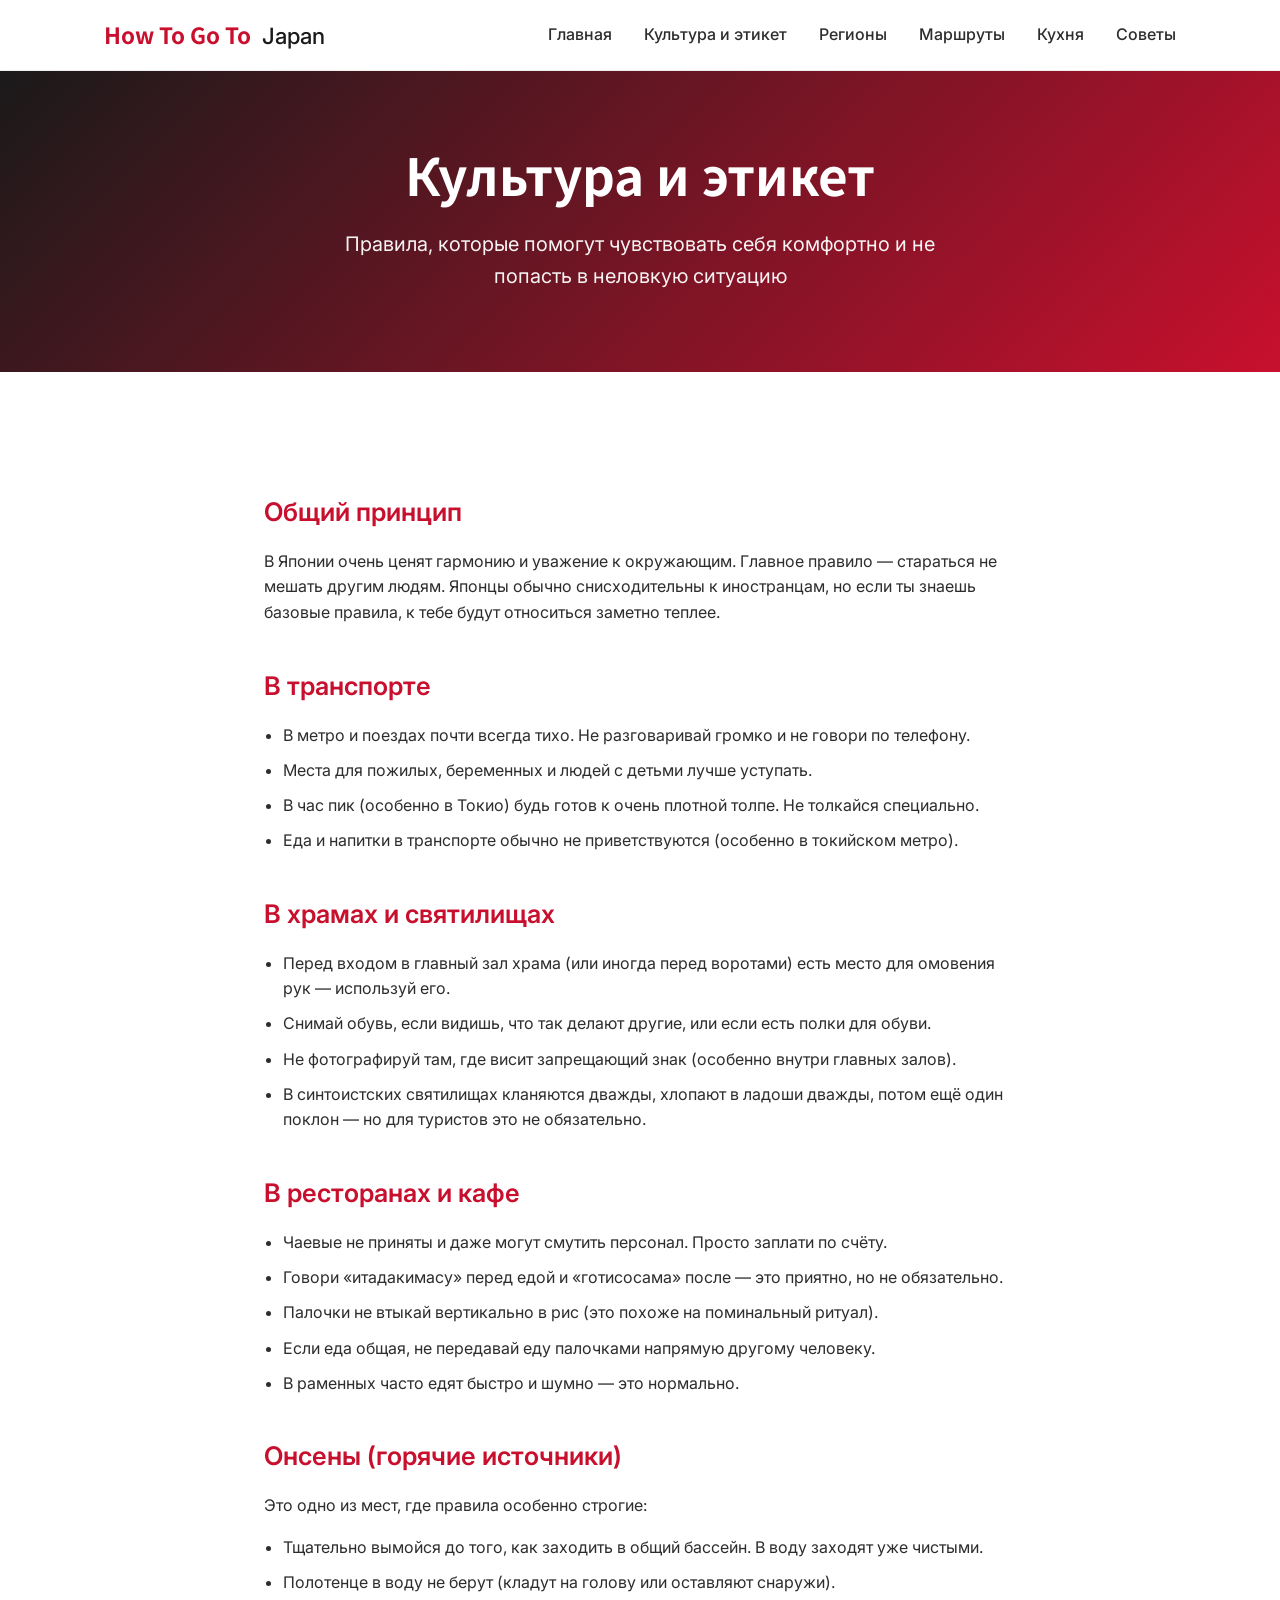
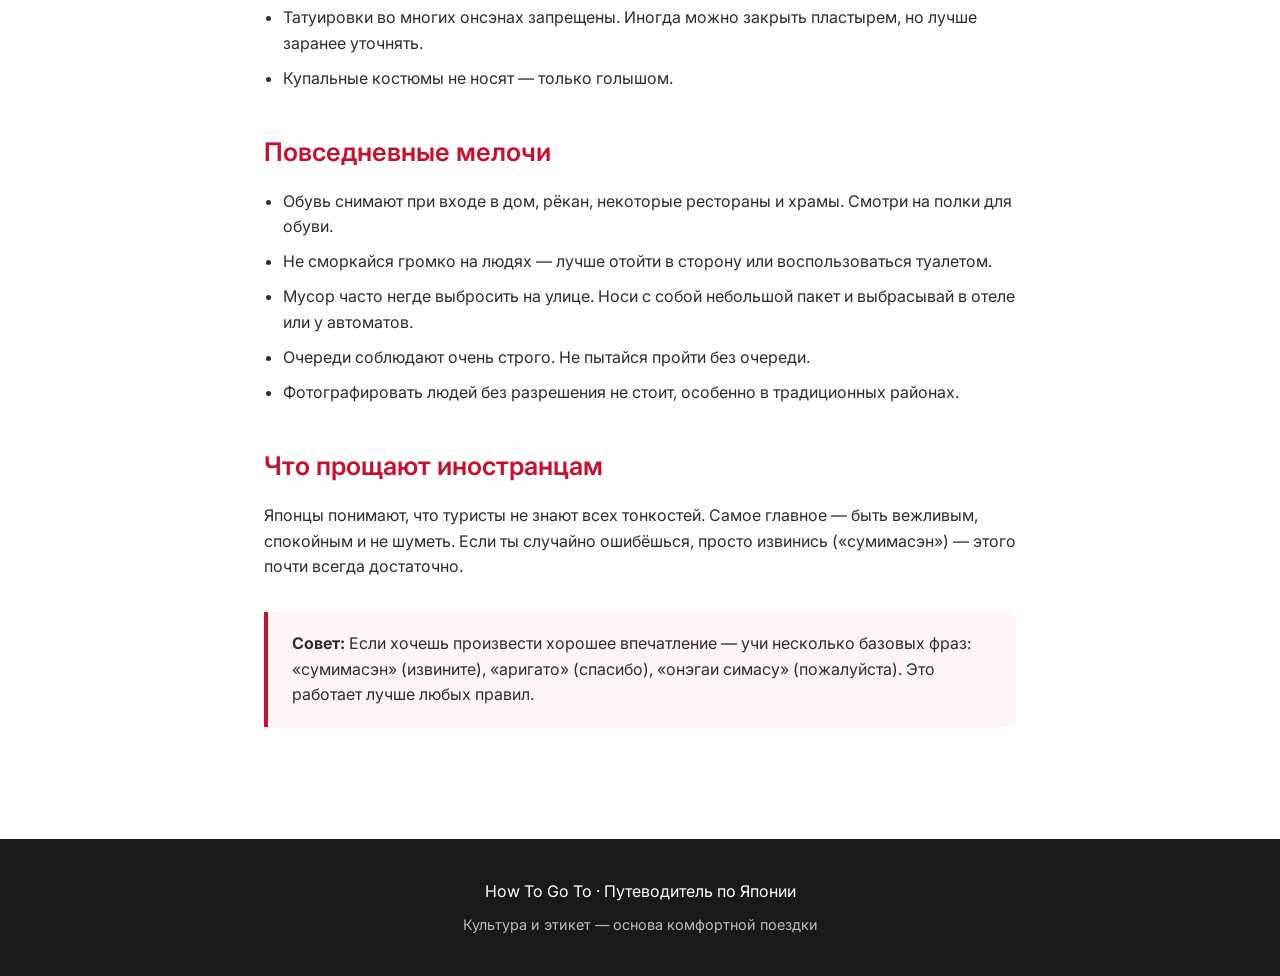
<file: culture.html>
<!DOCTYPE html>
<html lang="ru">
<head>
  <meta charset="UTF-8">
  <meta name="viewport" content="width=device-width, initial-scale=1.0">
  <title>Культура и этикет в Японии | How To Go To</title>
  <meta name="description" content="Правила поведения, этикет и культурные особенности Японии для иностранцев. Что нужно знать, чтобы не попасть в неловкую ситуацию.">
  <link rel="stylesheet" href="css/style.css">
  <link rel="stylesheet" href="css/pages.css">
  <link rel="preconnect" href="https://fonts.googleapis.com">
  <link rel="preconnect" href="https://fonts.gstatic.com" crossorigin>
  <link href="https://fonts.googleapis.com/css2?family=Noto+Sans+JP:wght@300;400;500;700&family=Inter:wght@300;400;500;600;700&display=swap" rel="stylesheet">
</head>
<body>
  <header class="header">
    <nav class="nav container">
      <a href="index.html" class="logo">How To Go To <span>Japan</span></a>
      <ul class="nav-links">
        <li><a href="index.html">Главная</a></li>
        <li><a href="culture.html">Культура и этикет</a></li>
        <li><a href="regions.html">Регионы</a></li>
        <li><a href="itineraries.html">Маршруты</a></li>
        <li><a href="food.html">Кухня</a></li>
        <li><a href="tips.html">Советы</a></li>
      </ul>
      <button class="menu-toggle" aria-label="Меню">☰</button>
    </nav>
  </header>

  <main class="page-content">
    <section class="page-hero">
      <div class="container">
        <h1>Культура и этикет</h1>
        <p class="hero-subtitle">Правила, которые помогут чувствовать себя комфортно и не попасть в неловкую ситуацию</p>
      </div>
    </section>

    <section class="section">
      <div class="container content">
        <h2>Общий принцип</h2>
        <p>В Японии очень ценят гармонию и уважение к окружающим. Главное правило — стараться не мешать другим людям. Японцы обычно снисходительны к иностранцам, но если ты знаешь базовые правила, к тебе будут относиться заметно теплее.</p>

        <h2>В транспорте</h2>
        <ul>
          <li>В метро и поездах почти всегда тихо. Не разговаривай громко и не говори по телефону.</li>
          <li>Места для пожилых, беременных и людей с детьми лучше уступать.</li>
          <li>В час пик (особенно в Токио) будь готов к очень плотной толпе. Не толкайся специально.</li>
          <li>Еда и напитки в транспорте обычно не приветствуются (особенно в токийском метро).</li>
        </ul>

        <h2>В храмах и святилищах</h2>
        <ul>
          <li>Перед входом в главный зал храма (или иногда перед воротами) есть место для омовения рук — используй его.</li>
          <li>Снимай обувь, если видишь, что так делают другие, или если есть полки для обуви.</li>
          <li>Не фотографируй там, где висит запрещающий знак (особенно внутри главных залов).</li>
          <li>В синтоистских святилищах кланяются дважды, хлопают в ладоши дважды, потом ещё один поклон — но для туристов это не обязательно.</li>
        </ul>

        <h2>В ресторанах и кафе</h2>
        <ul>
          <li>Чаевые не приняты и даже могут смутить персонал. Просто заплати по счёту.</li>
          <li>Говори «итадакимасу» перед едой и «готисосама» после — это приятно, но не обязательно.</li>
          <li>Палочки не втыкай вертикально в рис (это похоже на поминальный ритуал).</li>
          <li>Если еда общая, не передавай еду палочками напрямую другому человеку.</li>
          <li>В раменных часто едят быстро и шумно — это нормально.</li>
        </ul>

        <h2>Онсены (горячие источники)</h2>
        <p>Это одно из мест, где правила особенно строгие:</p>
        <ul>
          <li>Тщательно вымойся до того, как заходить в общий бассейн. В воду заходят уже чистыми.</li>
          <li>Полотенце в воду не берут (кладут на голову или оставляют снаружи).</li>
          <li>Татуировки во многих онсэнах запрещены. Иногда можно закрыть пластырем, но лучше заранее уточнять.</li>
          <li>Купальные костюмы не носят — только голышом.</li>
        </ul>

        <h2>Повседневные мелочи</h2>
        <ul>
          <li>Обувь снимают при входе в дом, рёкан, некоторые рестораны и храмы. Смотри на полки для обуви.</li>
          <li>Не сморкайся громко на людях — лучше отойти в сторону или воспользоваться туалетом.</li>
          <li>Мусор часто негде выбросить на улице. Носи с собой небольшой пакет и выбрасывай в отеле или у автоматов.</li>
          <li>Очереди соблюдают очень строго. Не пытайся пройти без очереди.</li>
          <li>Фотографировать людей без разрешения не стоит, особенно в традиционных районах.</li>
        </ul>

        <h2>Что прощают иностранцам</h2>
        <p>Японцы понимают, что туристы не знают всех тонкостей. Самое главное — быть вежливым, спокойным и не шуметь. Если ты случайно ошибёшься, просто извинись («сумимасэн») — этого почти всегда достаточно.</p>

        <div class="callout">
          <strong>Совет:</strong> Если хочешь произвести хорошее впечатление — учи несколько базовых фраз: «сумимасэн» (извините), «аригато» (спасибо), «онэгаи симасу» (пожалуйста). Это работает лучше любых правил.
        </div>
      </div>
    </section>
  </main>

  <footer class="footer">
    <div class="container">
      <p>How To Go To · Путеводитель по Японии</p>
      <p class="small">Культура и этикет — основа комфортной поездки</p>
    </div>
  </footer>

  <script src="js/main.js"></script>
</body>
</html>
</file>
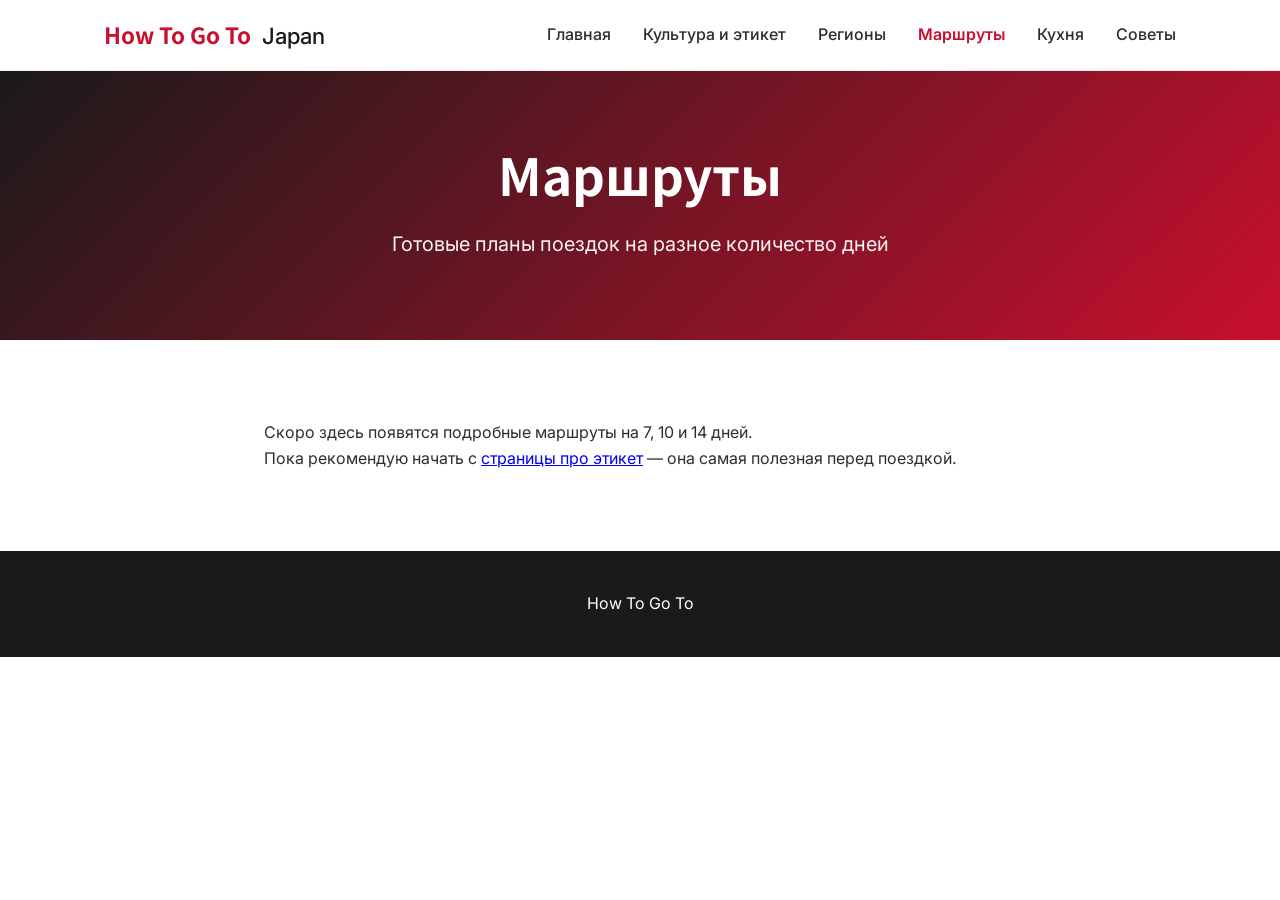
<file: itineraries.html>
<!DOCTYPE html>
<html lang="ru">
<head>
  <meta charset="UTF-8">
  <meta name="viewport" content="width=device-width, initial-scale=1.0">
  <title>Маршруты по Японии | How To Go To</title>
  <link rel="stylesheet" href="css/style.css">
  <link rel="stylesheet" href="css/pages.css">
  <link href="https://fonts.googleapis.com/css2?family=Noto+Sans+JP:wght@300;400;500;700&family=Inter:wght@300;400;500;600;700&display=swap" rel="stylesheet">
</head>
<body>
  <header class="header">
    <nav class="nav container">
      <a href="index.html" class="logo">How To Go To <span>Japan</span></a>
      <ul class="nav-links">
        <li><a href="index.html">Главная</a></li>
        <li><a href="culture.html">Культура и этикет</a></li>
        <li><a href="regions.html">Регионы</a></li>
        <li><a href="itineraries.html" class="active">Маршруты</a></li>
        <li><a href="food.html">Кухня</a></li>
        <li><a href="tips.html">Советы</a></li>
      </ul>
      <button class="menu-toggle" aria-label="Меню">☰</button>
    </nav>
  </header>

  <main class="page-content">
    <section class="page-hero">
      <div class="container">
        <h1>Маршруты</h1>
        <p class="hero-subtitle">Готовые планы поездок на разное количество дней</p>
      </div>
    </section>
    <section class="section">
      <div class="container content">
        <p>Скоро здесь появятся подробные маршруты на 7, 10 и 14 дней.</p>
        <p>Пока рекомендую начать с <a href="culture.html">страницы про этикет</a> — она самая полезная перед поездкой.</p>
      </div>
    </section>
  </main>

  <footer class="footer">
    <div class="container"><p>How To Go To</p></div>
  </footer>
  <script src="js/main.js"></script>
</body>
</html>
</file>
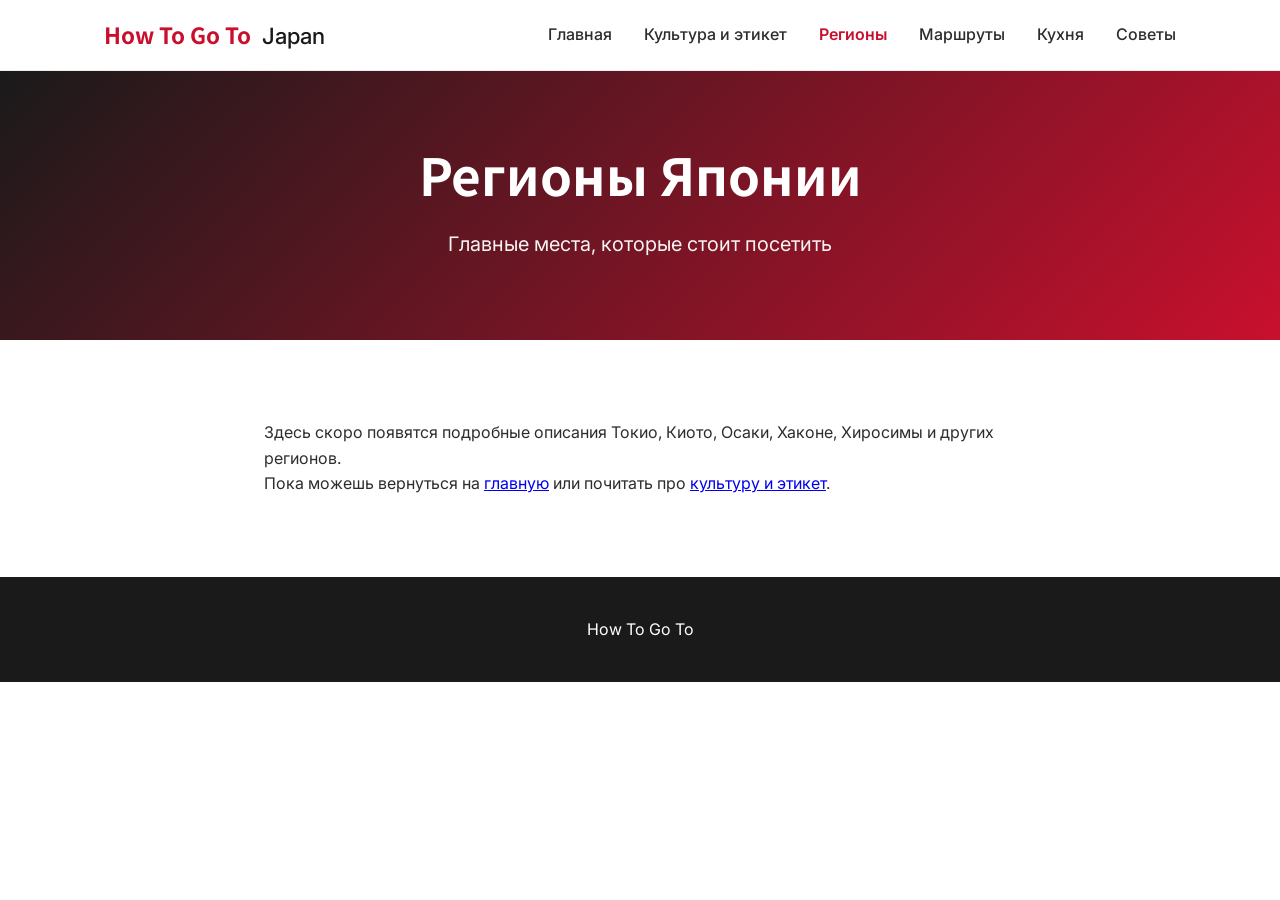
<file: regions.html>
<!DOCTYPE html>
<html lang="ru">
<head>
  <meta charset="UTF-8">
  <meta name="viewport" content="width=device-width, initial-scale=1.0">
  <title>Регионы Японии | How To Go To</title>
  <link rel="stylesheet" href="css/style.css">
  <link rel="stylesheet" href="css/pages.css">
  <link href="https://fonts.googleapis.com/css2?family=Noto+Sans+JP:wght@300;400;500;700&family=Inter:wght@300;400;500;600;700&display=swap" rel="stylesheet">
</head>
<body>
  <header class="header">
    <nav class="nav container">
      <a href="index.html" class="logo">How To Go To <span>Japan</span></a>
      <ul class="nav-links">
        <li><a href="index.html">Главная</a></li>
        <li><a href="culture.html">Культура и этикет</a></li>
        <li><a href="regions.html" class="active">Регионы</a></li>
        <li><a href="itineraries.html">Маршруты</a></li>
        <li><a href="food.html">Кухня</a></li>
        <li><a href="tips.html">Советы</a></li>
      </ul>
      <button class="menu-toggle" aria-label="Меню">☰</button>
    </nav>
  </header>

  <main class="page-content">
    <section class="page-hero">
      <div class="container">
        <h1>Регионы Японии</h1>
        <p class="hero-subtitle">Главные места, которые стоит посетить</p>
      </div>
    </section>
    <section class="section">
      <div class="container content">
        <p>Здесь скоро появятся подробные описания Токио, Киото, Осаки, Хаконе, Хиросимы и других регионов.</p>
        <p>Пока можешь вернуться на <a href="index.html">главную</a> или почитать про <a href="culture.html">культуру и этикет</a>.</p>
      </div>
    </section>
  </main>

  <footer class="footer">
    <div class="container">
      <p>How To Go To</p>
    </div>
  </footer>
  <script src="js/main.js"></script>
</body>
</html>
</file>
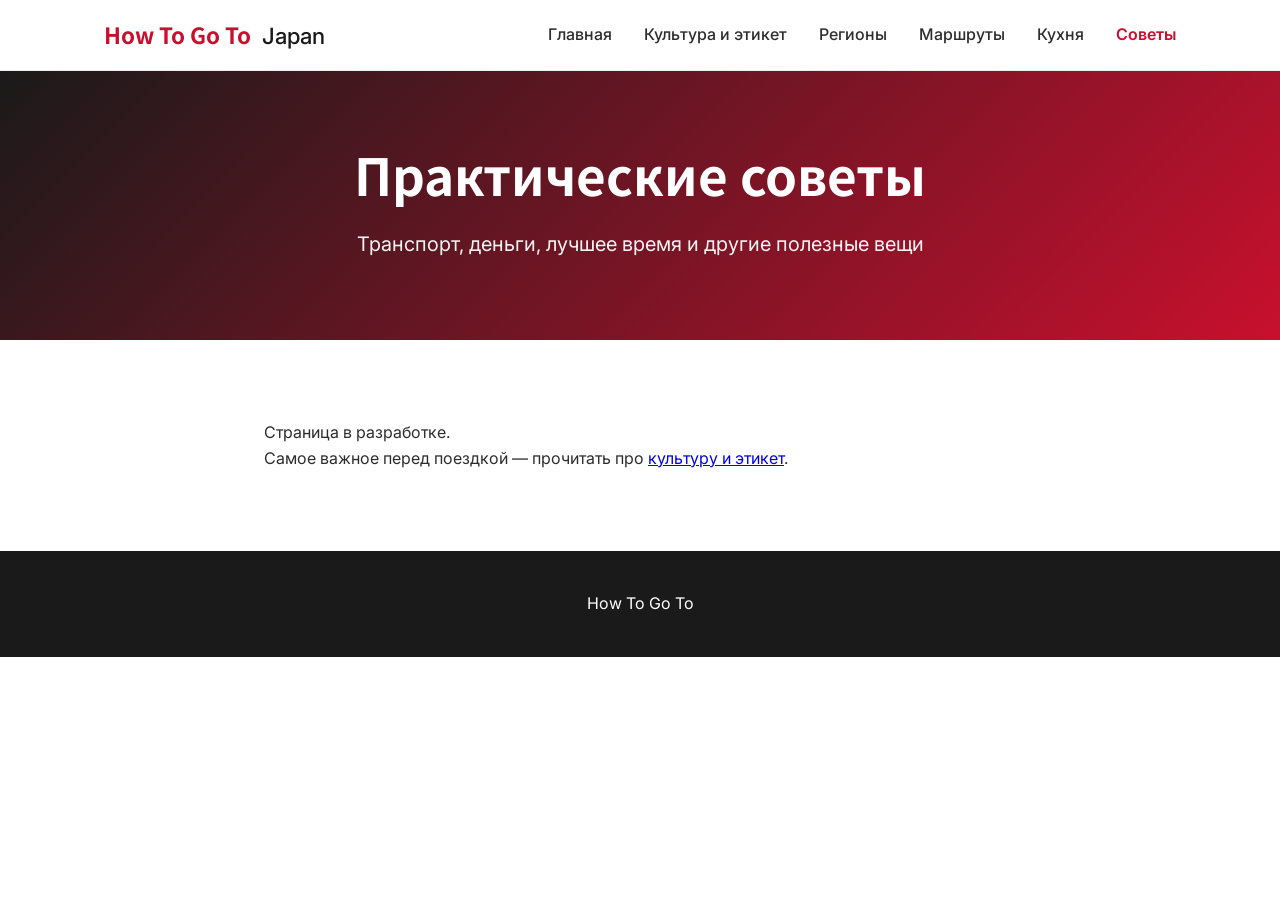
<file: tips.html>
<!DOCTYPE html>
<html lang="ru">
<head>
  <meta charset="UTF-8">
  <meta name="viewport" content="width=device-width, initial-scale=1.0">
  <title>Практические советы | How To Go To</title>
  <link rel="stylesheet" href="css/style.css">
  <link rel="stylesheet" href="css/pages.css">
  <link href="https://fonts.googleapis.com/css2?family=Noto+Sans+JP:wght@300;400;500;700&family=Inter:wght@300;400;500;600;700&display=swap" rel="stylesheet">
</head>
<body>
  <header class="header">
    <nav class="nav container">
      <a href="index.html" class="logo">How To Go To <span>Japan</span></a>
      <ul class="nav-links">
        <li><a href="index.html">Главная</a></li>
        <li><a href="culture.html">Культура и этикет</a></li>
        <li><a href="regions.html">Регионы</a></li>
        <li><a href="itineraries.html">Маршруты</a></li>
        <li><a href="food.html">Кухня</a></li>
        <li><a href="tips.html" class="active">Советы</a></li>
      </ul>
      <button class="menu-toggle" aria-label="Меню">☰</button>
    </nav>
  </header>

  <main class="page-content">
    <section class="page-hero">
      <div class="container">
        <h1>Практические советы</h1>
        <p class="hero-subtitle">Транспорт, деньги, лучшее время и другие полезные вещи</p>
      </div>
    </section>
    <section class="section">
      <div class="container content">
        <p>Страница в разработке.</p>
        <p>Самое важное перед поездкой — прочитать про <a href="culture.html">культуру и этикет</a>.</p>
      </div>
    </section>
  </main>

  <footer class="footer">
    <div class="container"><p>How To Go To</p></div>
  </footer>
  <script src="js/main.js"></script>
</body>
</html>
</file>
<file: css/style.css>
:root {
  --color-primary: #c8102e;
  --color-primary-dark: #a00d25;
  --color-dark: #1a1a1a;
  --color-text: #2d2d2d;
  --color-light: #faf8f6;
  --color-white: #ffffff;
  --color-accent: #d4a574;
  --font-sans: 'Inter', system-ui, sans-serif;
  --font-jp: 'Noto Sans JP', sans-serif;
  --shadow: 0 4px 20px rgba(0,0,0,0.08);
  --radius: 12px;
}

* {
  margin: 0;
  padding: 0;
  box-sizing: border-box;
}

html {
  scroll-behavior: smooth;
}

body {
  font-family: var(--font-sans);
  color: var(--color-text);
  line-height: 1.6;
  background: var(--color-white);
}

.container {
  max-width: 1120px;
  margin: 0 auto;
  padding: 0 1.5rem;
}

/* Header */
.header {
  position: fixed;
  top: 0;
  left: 0;
  right: 0;
  background: rgba(255,255,255,0.95);
  backdrop-filter: blur(10px);
  z-index: 100;
  border-bottom: 1px solid #eee;
}

.nav {
  display: flex;
  justify-content: space-between;
  align-items: center;
  height: 70px;
}

.logo {
  font-family: var(--font-jp);
  font-size: 1.4rem;
  font-weight: 700;
  color: var(--color-primary);
  text-decoration: none;
}

.logo span {
  font-family: var(--font-sans);
  font-weight: 500;
  color: var(--color-dark);
  margin-left: 0.4rem;
}

.nav-links {
  display: flex;
  list-style: none;
  gap: 2rem;
}

.nav-links a {
  text-decoration: none;
  color: var(--color-text);
  font-weight: 500;
  transition: color 0.2s;
}

.nav-links a:hover {
  color: var(--color-primary);
}

.menu-toggle {
  display: none;
  background: none;
  border: none;
  font-size: 1.5rem;
  cursor: pointer;
}

/* Hero */
.hero {
  position: relative;
  height: 100vh;
  min-height: 600px;
  display: flex;
  align-items: center;
  color: white;
  text-align: center;
  margin-top: 70px;
}

.hero-bg {
  position: absolute;
  inset: 0;
  background: url('../images/fuji.jpg') center/cover no-repeat;
  filter: brightness(0.55);
  z-index: -1;
}

.hero-content h1 {
  font-size: clamp(2.8rem, 6vw, 4.5rem);
  font-weight: 700;
  margin-bottom: 1rem;
  font-family: var(--font-jp);
}

.hero-subtitle {
  font-size: 1.25rem;
  max-width: 600px;
  margin: 0 auto 2rem;
  opacity: 0.95;
}

.btn {
  display: inline-block;
  padding: 0.9rem 2rem;
  border-radius: 50px;
  text-decoration: none;
  font-weight: 600;
  transition: all 0.2s;
}

.btn-primary {
  background: var(--color-primary);
  color: white;
}

.btn-primary:hover {
  background: var(--color-primary-dark);
  transform: translateY(-2px);
}

/* Sections */
.section {
  padding: 5rem 0;
}

.bg-light {
  background: var(--color-light);
}

h2 {
  font-size: 2.2rem;
  margin-bottom: 1.5rem;
  text-align: center;
  font-weight: 600;
}

.lead {
  font-size: 1.15rem;
  max-width: 800px;
  margin: 0 auto 2.5rem;
  text-align: center;
}

.stats {
  display: grid;
  grid-template-columns: repeat(auto-fit, minmax(150px, 1fr));
  gap: 2rem;
  text-align: center;
  margin-top: 2rem;
}

.stat strong {
  display: block;
  font-size: 2.2rem;
  color: var(--color-primary);
  font-weight: 700;
}

/* Cards */
.cards {
  display: grid;
  grid-template-columns: repeat(auto-fit, minmax(300px, 1fr));
  gap: 2rem;
  margin-top: 2rem;
}

.card {
  background: white;
  border-radius: var(--radius);
  overflow: hidden;
  box-shadow: var(--shadow);
  transition: transform 0.3s;
}

.card:hover {
  transform: translateY(-8px);
}

.card img {
  width: 100%;
  height: 220px;
  object-fit: cover;
}

.card-body {
  padding: 1.5rem;
}

.card-body h3 {
  margin-bottom: 0.75rem;
  font-size: 1.4rem;
}

.note {
  text-align: center;
  margin-top: 2rem;
  color: #666;
  font-style: italic;
}

/* Itineraries */
.itinerary-grid {
  display: grid;
  grid-template-columns: repeat(auto-fit, minmax(320px, 1fr));
  gap: 2rem;
}

.itinerary {
  background: white;
  padding: 1.8rem;
  border-radius: var(--radius);
  box-shadow: var(--shadow);
}

.itinerary h3 {
  margin-bottom: 1rem;
  color: var(--color-primary);
}

.itinerary ul {
  padding-left: 1.2rem;
}

.itinerary li {
  margin-bottom: 0.6rem;
}

/* Food */
.food-layout {
  display: grid;
  grid-template-columns: 1fr 1fr;
  gap: 3rem;
  align-items: center;
}

.food-img {
  width: 100%;
  border-radius: var(--radius);
  box-shadow: var(--shadow);
}

.food-list {
  list-style: none;
  margin-bottom: 1.5rem;
}

.food-list li {
  margin-bottom: 0.8rem;
  padding-left: 0;
}

/* Tips */
.tips-grid {
  display: grid;
  grid-template-columns: repeat(auto-fit, minmax(240px, 1fr));
  gap: 1.5rem;
}

.tip {
  background: white;
  padding: 1.5rem;
  border-radius: var(--radius);
  box-shadow: var(--shadow);
}

.tip h3 {
  margin-bottom: 0.75rem;
  color: var(--color-primary);
}

.text-center {
  text-align: center;
}

/* Footer */
.footer {
  background: var(--color-dark);
  color: white;
  text-align: center;
  padding: 2.5rem 0;
}

.footer .small {
  opacity: 0.7;
  font-size: 0.9rem;
  margin-top: 0.5rem;
}

/* Responsive */
@media (max-width: 768px) {
  .nav-links {
    display: none;
    position: absolute;
    top: 70px;
    left: 0;
    right: 0;
    background: white;
    flex-direction: column;
    padding: 1rem;
    border-bottom: 1px solid #eee;
  }

  .nav-links.active {
    display: flex;
  }

  .menu-toggle {
    display: block;
  }

  .food-layout {
    grid-template-columns: 1fr;
  }

  .hero {
    height: 80vh;
  }
}
</file>
<file: css/pages.css>
/* Дополнительные стили для внутренних страниц */
.page-content {
  margin-top: 70px;
}

.page-hero {
  background: linear-gradient(135deg, #1a1a1a 0%, #c8102e 100%);
  color: white;
  padding: 4rem 0 3rem;
  text-align: center;
}

.page-hero h1 {
  font-size: clamp(2.2rem, 5vw, 3.2rem);
  margin-bottom: 0.75rem;
  font-family: 'Noto Sans JP', sans-serif;
}

.content {
  max-width: 800px;
}

.content h2 {
  text-align: left;
  margin: 2.5rem 0 1rem;
  font-size: 1.6rem;
  color: var(--color-primary);
}

.content ul {
  margin: 1rem 0 1.5rem 1.2rem;
}

.content li {
  margin-bottom: 0.6rem;
}

.callout {
  background: #fff5f5;
  border-left: 4px solid var(--color-primary);
  padding: 1.2rem 1.5rem;
  margin: 2rem 0;
  border-radius: 0 8px 8px 0;
}

/* Активная ссылка в меню */
.nav-links a.active {
  color: var(--color-primary);
  font-weight: 600;
}
</file>
